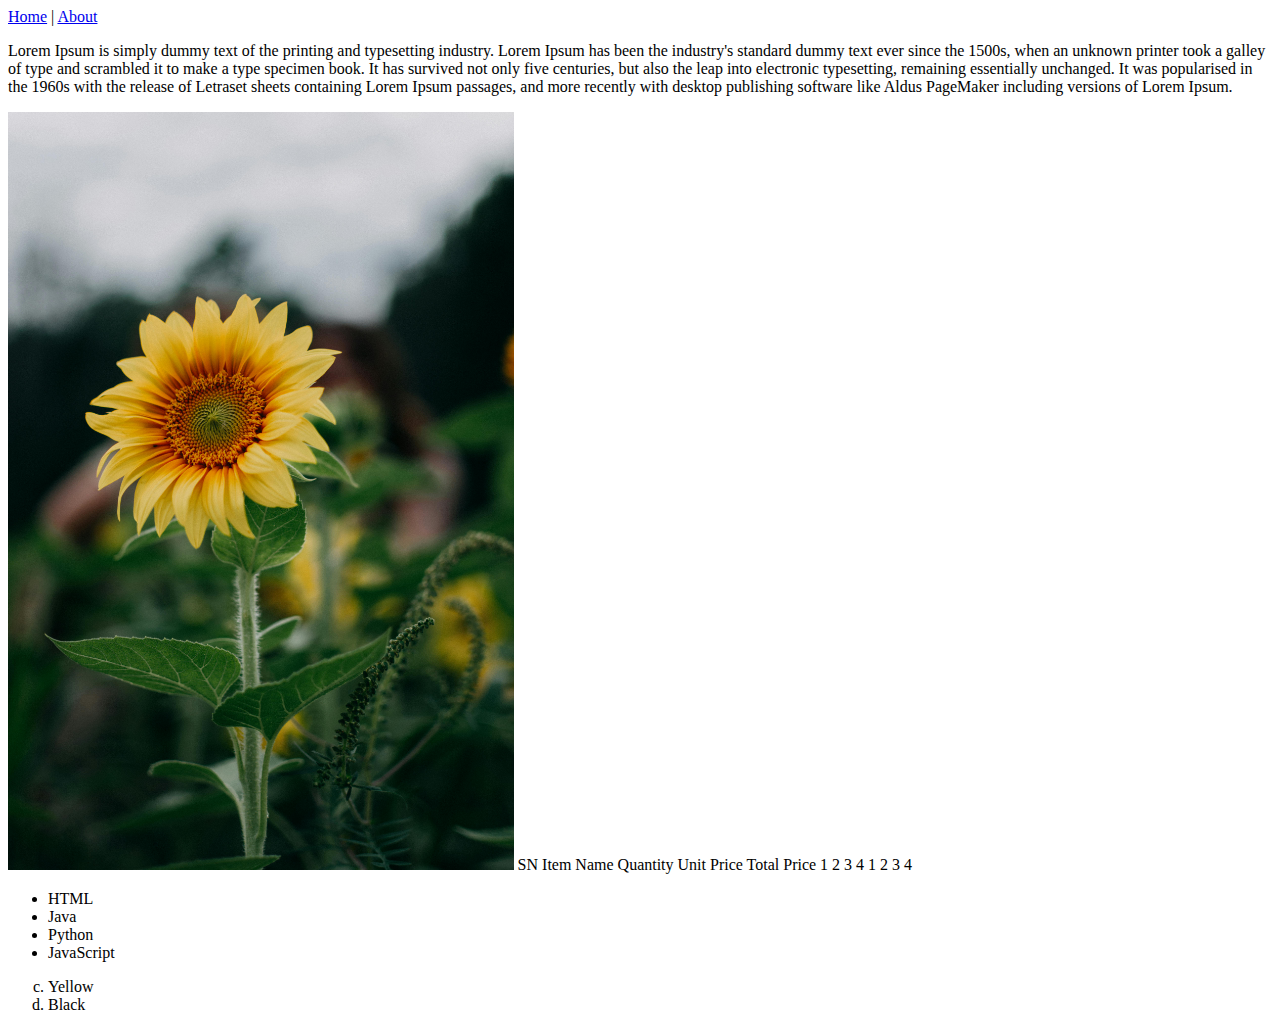
<file: index.html>
<!DOCTYPE html>
<html lang="en">
<head>
    <meta charset="UTF-8">
    <meta name="viewport" content="width=device-width, initial-scale=1.0">
    <title>Document</title>
</head>
<body>
    <a href="about.html">Home</a> | <a href="index.html">About</a>
    <!--Start-->
  
   <p>Lorem Ipsum is simply dummy text of the printing and typesetting industry. Lorem Ipsum has been the industry's standard dummy text ever since the 1500s, when an unknown printer took a galley of type and scrambled it to make a type specimen book. It has survived not only five centuries, but also the leap into electronic typesetting, remaining essentially unchanged. It was popularised in the 1960s with the release of Letraset sheets containing Lorem Ipsum passages, and more recently with desktop publishing software like Aldus PageMaker including versions of Lorem Ipsum.</p>
<img src="images/flower.jpg"
width="40%"/>

    <tr>
        <th>SN</th>
        <th>Item Name</th>
        <th>Quantity</th>
        <th>Unit Price</th>
        <th>Total Price</th>
    </tr>
    <tr>
        <td>1</td>
        <td>2</td>
        <td>3</td>
        <td>4</td>
    </tr>
    <tr>
        <td>1</td>
        <td>2</td>
        <td>3</td>
        <td>4</td>
    </tr>
</table>
<ul>
    <li>HTML</li>
    <li>Java</li>
    <li>Python</li>
    <li>JavaScript</li>
</ul>

<ol type="a"  start="3">
    <li>Yellow</li>
    <li>Black</li>
</ol>

   <!--End-->
</body>
</html>
</file>
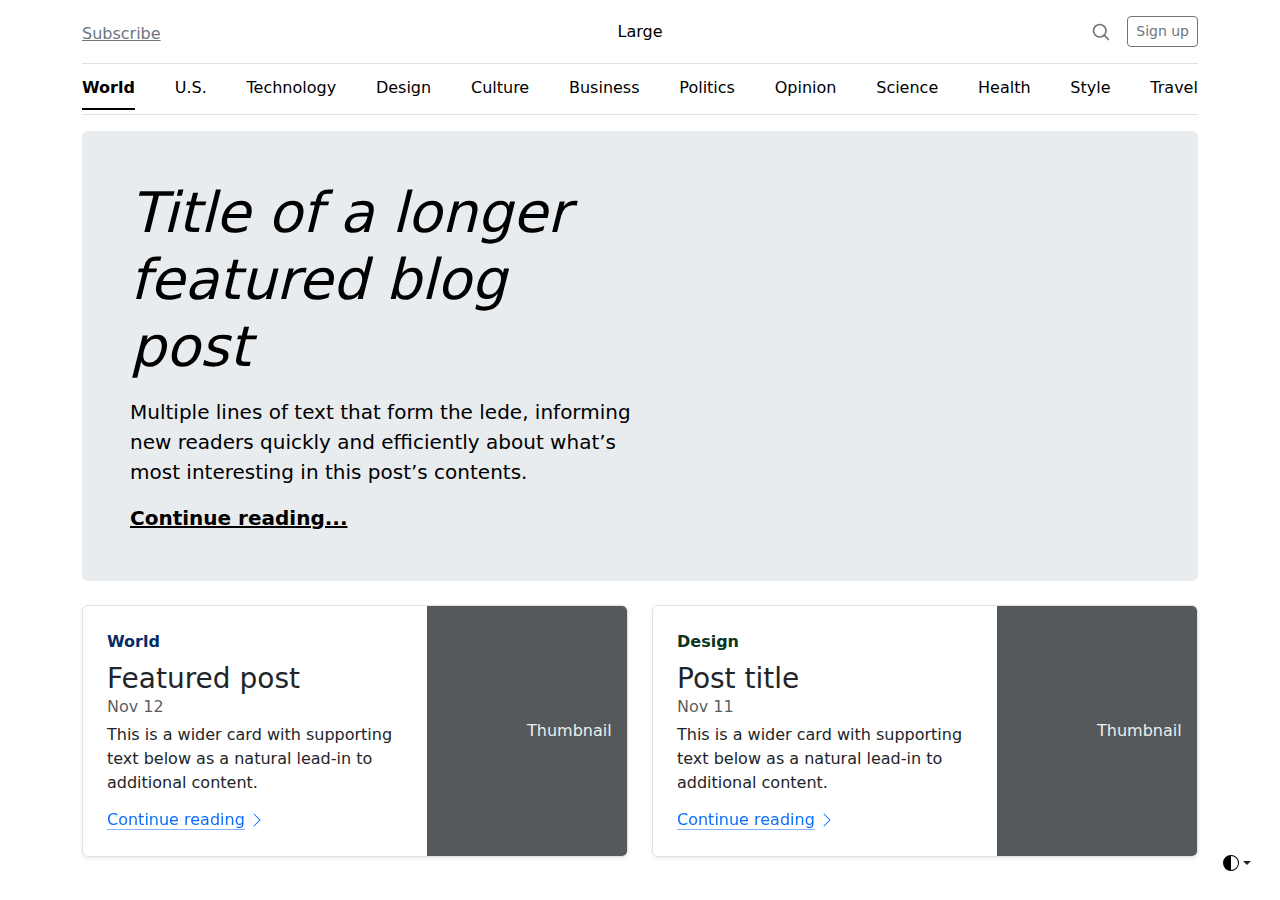
<file: bst/index.html>
<!doctype html>
<html lang="en">
  <head>
    <meta charset="utf-8">
    <meta name="viewport" content="width=device-width, initial-scale=1">
    <title>Bootstrap demo</title>
    <link href="https://cdn.jsdelivr.net/npm/bootstrap@5.3.3/dist/css/bootstrap.min.css" rel="stylesheet" integrity="sha384-QWTKZyjpPEjISv5WaRU9OFeRpok6YctnYmDr5pNlyT2bRjXh0JMhjY6hW+ALEwIH" crossorigin="anonymous">
  </head>
  <body>
    <svg xmlns="http://www.w3.org/2000/svg" class="d-none">
        <symbol id="check2" viewBox="0 0 16 16">
          <path d="M13.854 3.646a.5.5 0 0 1 0 .708l-7 7a.5.5 0 0 1-.708 0l-3.5-3.5a.5.5 0 1 1 .708-.708L6.5 10.293l6.646-6.647a.5.5 0 0 1 .708 0z"/>
        </symbol>
        <symbol id="circle-half" viewBox="0 0 16 16">
          <path d="M8 15A7 7 0 1 0 8 1v14zm0 1A8 8 0 1 1 8 0a8 8 0 0 1 0 16z"/>
        </symbol>
        <symbol id="moon-stars-fill" viewBox="0 0 16 16">
          <path d="M6 .278a.768.768 0 0 1 .08.858 7.208 7.208 0 0 0-.878 3.46c0 4.021 3.278 7.277 7.318 7.277.527 0 1.04-.055 1.533-.16a.787.787 0 0 1 .81.316.733.733 0 0 1-.031.893A8.349 8.349 0 0 1 8.344 16C3.734 16 0 12.286 0 7.71 0 4.266 2.114 1.312 5.124.06A.752.752 0 0 1 6 .278z"/>
          <path d="M10.794 3.148a.217.217 0 0 1 .412 0l.387 1.162c.173.518.579.924 1.097 1.097l1.162.387a.217.217 0 0 1 0 .412l-1.162.387a1.734 1.734 0 0 0-1.097 1.097l-.387 1.162a.217.217 0 0 1-.412 0l-.387-1.162A1.734 1.734 0 0 0 9.31 6.593l-1.162-.387a.217.217 0 0 1 0-.412l1.162-.387a1.734 1.734 0 0 0 1.097-1.097l.387-1.162zM13.863.099a.145.145 0 0 1 .274 0l.258.774c.115.346.386.617.732.732l.774.258a.145.145 0 0 1 0 .274l-.774.258a1.156 1.156 0 0 0-.732.732l-.258.774a.145.145 0 0 1-.274 0l-.258-.774a1.156 1.156 0 0 0-.732-.732l-.774-.258a.145.145 0 0 1 0-.274l.774-.258c.346-.115.617-.386.732-.732L13.863.1z"/>
        </symbol>
        <symbol id="sun-fill" viewBox="0 0 16 16">
          <path d="M8 12a4 4 0 1 0 0-8 4 4 0 0 0 0 8zM8 0a.5.5 0 0 1 .5.5v2a.5.5 0 0 1-1 0v-2A.5.5 0 0 1 8 0zm0 13a.5.5 0 0 1 .5.5v2a.5.5 0 0 1-1 0v-2A.5.5 0 0 1 8 13zm8-5a.5.5 0 0 1-.5.5h-2a.5.5 0 0 1 0-1h2a.5.5 0 0 1 .5.5zM3 8a.5.5 0 0 1-.5.5h-2a.5.5 0 0 1 0-1h2A.5.5 0 0 1 3 8zm10.657-5.657a.5.5 0 0 1 0 .707l-1.414 1.415a.5.5 0 1 1-.707-.708l1.414-1.414a.5.5 0 0 1 .707 0zm-9.193 9.193a.5.5 0 0 1 0 .707L3.05 13.657a.5.5 0 0 1-.707-.707l1.414-1.414a.5.5 0 0 1 .707 0zm9.193 2.121a.5.5 0 0 1-.707 0l-1.414-1.414a.5.5 0 0 1 .707-.707l1.414 1.414a.5.5 0 0 1 0 .707zM4.464 4.465a.5.5 0 0 1-.707 0L2.343 3.05a.5.5 0 1 1 .707-.707l1.414 1.414a.5.5 0 0 1 0 .708z"/>
        </symbol>
      </svg>
  
      <div class="dropdown position-fixed bottom-0 end-0 mb-3 me-3 bd-mode-toggle">
        <button class="btn btn-bd-primary py-2 dropdown-toggle d-flex align-items-center"
                id="bd-theme"
                type="button"
                aria-expanded="false"
                data-bs-toggle="dropdown"
                aria-label="Toggle theme (auto)">
          <svg class="bi my-1 theme-icon-active" width="1em" height="1em"><use href="#circle-half"></use></svg>
          <span class="visually-hidden" id="bd-theme-text">Toggle theme</span>
        </button>
        <ul class="dropdown-menu dropdown-menu-end shadow" aria-labelledby="bd-theme-text">
          <li>
            <button type="button" class="dropdown-item d-flex align-items-center" data-bs-theme-value="light" aria-pressed="false">
              <svg class="bi me-2 opacity-50" width="1em" height="1em"><use href="#sun-fill"></use></svg>
              Light
              <svg class="bi ms-auto d-none" width="1em" height="1em"><use href="#check2"></use></svg>
            </button>
          </li>
          <li>
            <button type="button" class="dropdown-item d-flex align-items-center" data-bs-theme-value="dark" aria-pressed="false">
              <svg class="bi me-2 opacity-50" width="1em" height="1em"><use href="#moon-stars-fill"></use></svg>
              Dark
              <svg class="bi ms-auto d-none" width="1em" height="1em"><use href="#check2"></use></svg>
            </button>
          </li>
          <li>
            <button type="button" class="dropdown-item d-flex align-items-center active" data-bs-theme-value="auto" aria-pressed="true">
              <svg class="bi me-2 opacity-50" width="1em" height="1em"><use href="#circle-half"></use></svg>
              Auto
              <svg class="bi ms-auto d-none" width="1em" height="1em"><use href="#check2"></use></svg>
            </button>
          </li>
        </ul>
      </div>
  
      
  <svg xmlns="http://www.w3.org/2000/svg" class="d-none">
    <symbol id="aperture" fill="none" stroke="currentColor" stroke-linecap="round" stroke-linejoin="round" stroke-width="2" viewBox="0 0 24 24">
      <circle cx="12" cy="12" r="10"/>
      <path d="M14.31 8l5.74 9.94M9.69 8h11.48M7.38 12l5.74-9.94M9.69 16L3.95 6.06M14.31 16H2.83m13.79-4l-5.74 9.94"/>
    </symbol>
    <symbol id="cart" viewBox="0 0 16 16">
      <path d="M0 1.5A.5.5 0 0 1 .5 1H2a.5.5 0 0 1 .485.379L2.89 3H14.5a.5.5 0 0 1 .49.598l-1 5a.5.5 0 0 1-.465.401l-9.397.472L4.415 11H13a.5.5 0 0 1 0 1H4a.5.5 0 0 1-.491-.408L2.01 3.607 1.61 2H.5a.5.5 0 0 1-.5-.5zM3.102 4l.84 4.479 9.144-.459L13.89 4H3.102zM5 12a2 2 0 1 0 0 4 2 2 0 0 0 0-4zm7 0a2 2 0 1 0 0 4 2 2 0 0 0 0-4zm-7 1a1 1 0 1 1 0 2 1 1 0 0 1 0-2zm7 0a1 1 0 1 1 0 2 1 1 0 0 1 0-2z"/>
    </symbol>
    <symbol id="chevron-right" viewBox="0 0 16 16">
      <path fill-rule="evenodd" d="M4.646 1.646a.5.5 0 0 1 .708 0l6 6a.5.5 0 0 1 0 .708l-6 6a.5.5 0 0 1-.708-.708L10.293 8 4.646 2.354a.5.5 0 0 1 0-.708z"/>
    </symbol>
  </svg>
  
  <div class="container">
    <header class="border-bottom lh-1 py-3">
      <div class="row flex-nowrap justify-content-between align-items-center">
        <div class="col-4 pt-1">
          <a class="link-secondary" href="#">Subscribe</a>
        </div>
        <div class="col-4 text-center">
          <a class="blog-header-logo text-body-emphasis text-decoration-none" href="#">Large</a>
        </div>
        <div class="col-4 d-flex justify-content-end align-items-center">
          <a class="link-secondary" href="#" aria-label="Search">
            <svg xmlns="http://www.w3.org/2000/svg" width="20" height="20" fill="none" stroke="currentColor" stroke-linecap="round" stroke-linejoin="round" stroke-width="2" class="mx-3" role="img" viewBox="0 0 24 24"><title>Search</title><circle cx="10.5" cy="10.5" r="7.5"/><path d="M21 21l-5.2-5.2"/></svg>
          </a>
          <a class="btn btn-sm btn-outline-secondary" href="#">Sign up</a>
        </div>
      </div>
    </header>
  
    <div class="nav-scroller py-1 mb-3 border-bottom">
      <nav class="nav nav-underline justify-content-between">
        <a class="nav-item nav-link link-body-emphasis active" href="#">World</a>
        <a class="nav-item nav-link link-body-emphasis" href="#">U.S.</a>
        <a class="nav-item nav-link link-body-emphasis" href="#">Technology</a>
        <a class="nav-item nav-link link-body-emphasis" href="#">Design</a>
        <a class="nav-item nav-link link-body-emphasis" href="#">Culture</a>
        <a class="nav-item nav-link link-body-emphasis" href="#">Business</a>
        <a class="nav-item nav-link link-body-emphasis" href="#">Politics</a>
        <a class="nav-item nav-link link-body-emphasis" href="#">Opinion</a>
        <a class="nav-item nav-link link-body-emphasis" href="#">Science</a>
        <a class="nav-item nav-link link-body-emphasis" href="#">Health</a>
        <a class="nav-item nav-link link-body-emphasis" href="#">Style</a>
        <a class="nav-item nav-link link-body-emphasis" href="#">Travel</a>
      </nav>
    </div>
  </div>
  
  <main class="container">
    <div class="p-4 p-md-5 mb-4 rounded text-body-emphasis bg-body-secondary">
      <div class="col-lg-6 px-0">
        <h1 class="display-4 fst-italic">Title of a longer featured blog post</h1>
        <p class="lead my-3">Multiple lines of text that form the lede, informing new readers quickly and efficiently about what’s most interesting in this post’s contents.</p>
        <p class="lead mb-0"><a href="#" class="text-body-emphasis fw-bold">Continue reading...</a></p>
      </div>
    </div>
  
    <div class="row mb-2">
      <div class="col-md-6">
        <div class="row g-0 border rounded overflow-hidden flex-md-row mb-4 shadow-sm h-md-250 position-relative">
          <div class="col p-4 d-flex flex-column position-static">
            <strong class="d-inline-block mb-2 text-primary-emphasis">World</strong>
            <h3 class="mb-0">Featured post</h3>
            <div class="mb-1 text-body-secondary">Nov 12</div>
            <p class="card-text mb-auto">This is a wider card with supporting text below as a natural lead-in to additional content.</p>
            <a href="#" class="icon-link gap-1 icon-link-hover stretched-link">
              Continue reading
              <svg class="bi"><use xlink:href="#chevron-right"/></svg>
            </a>
          </div>
          <div class="col-auto d-none d-lg-block">
            <svg class="bd-placeholder-img" width="200" height="250" xmlns="http://www.w3.org/2000/svg" role="img" aria-label="Placeholder: Thumbnail" preserveAspectRatio="xMidYMid slice" focusable="false"><title>Placeholder</title><rect width="100%" height="100%" fill="#55595c"/><text x="50%" y="50%" fill="#eceeef" dy=".3em">Thumbnail</text></svg>
          </div>
        </div>
      </div>
      <div class="col-md-6">
        <div class="row g-0 border rounded overflow-hidden flex-md-row mb-4 shadow-sm h-md-250 position-relative">
          <div class="col p-4 d-flex flex-column position-static">
            <strong class="d-inline-block mb-2 text-success-emphasis">Design</strong>
            <h3 class="mb-0">Post title</h3>
            <div class="mb-1 text-body-secondary">Nov 11</div>
            <p class="mb-auto">This is a wider card with supporting text below as a natural lead-in to additional content.</p>
            <a href="#" class="icon-link gap-1 icon-link-hover stretched-link">
              Continue reading
              <svg class="bi"><use xlink:href="#chevron-right"/></svg>
            </a>
          </div>
          <div class="col-auto d-none d-lg-block">
            <svg class="bd-placeholder-img" width="200" height="250" xmlns="http://www.w3.org/2000/svg" role="img" aria-label="Placeholder: Thumbnail" preserveAspectRatio="xMidYMid slice" focusable="false"><title>Placeholder</title><rect width="100%" height="100%" fill="#55595c"/><text x="50%" y="50%" fill="#eceeef" dy=".3em">Thumbnail</text></svg>
          </div>
        </div>
      </div>
    </div>
    </main>
    <script src="https://cdn.jsdelivr.net/npm/bootstrap@5.3.3/dist/js/bootstrap.bundle.min.js" integrity="sha384-YvpcrYf0tY3lHB60NNkmXc5s9fDVZLESaAA55NDzOxhy9GkcIdslK1eN7N6jIeHz" crossorigin="anonymous"></script>
  </body>
</html>
</file>
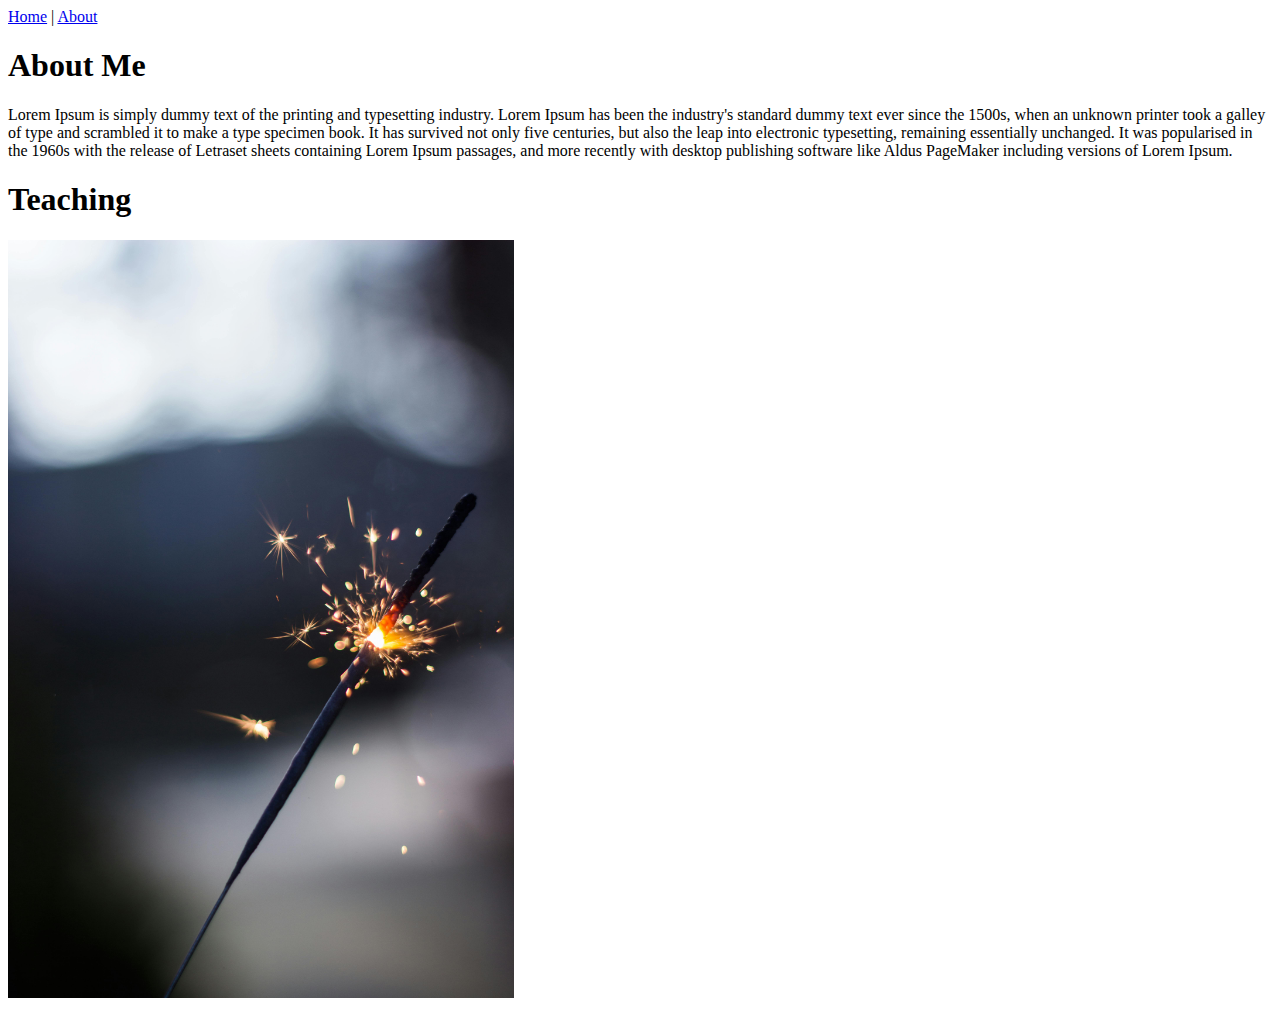
<file: about.html>
<!DOCTYPE html>
<html lang="en">
<head>
    <meta charset="UTF-8">
    <meta name="viewport" content="width=device-width, initial-scale=1.0">
    <title>About-Me</title>
</head>
<body>

    <a href="index.html">Home</a> | <a href="about.html">About</a>
    <h1>About Me </h1>
    <p>Lorem Ipsum is simply dummy text of the printing and typesetting industry. Lorem Ipsum has been the industry's standard dummy text ever since the 1500s, when an unknown printer took a galley of type and scrambled it to make a type specimen book. It has survived not only five centuries, but also the leap into electronic typesetting, remaining essentially unchanged. It was popularised in the 1960s with the release of Letraset sheets containing Lorem Ipsum passages, and more recently with desktop publishing software like Aldus PageMaker including versions of Lorem Ipsum.</p>

    <h1>Teaching</h1>
    <img src="images/sparks.jpg"
    width="40%"/>
</body>
</html>
</file>
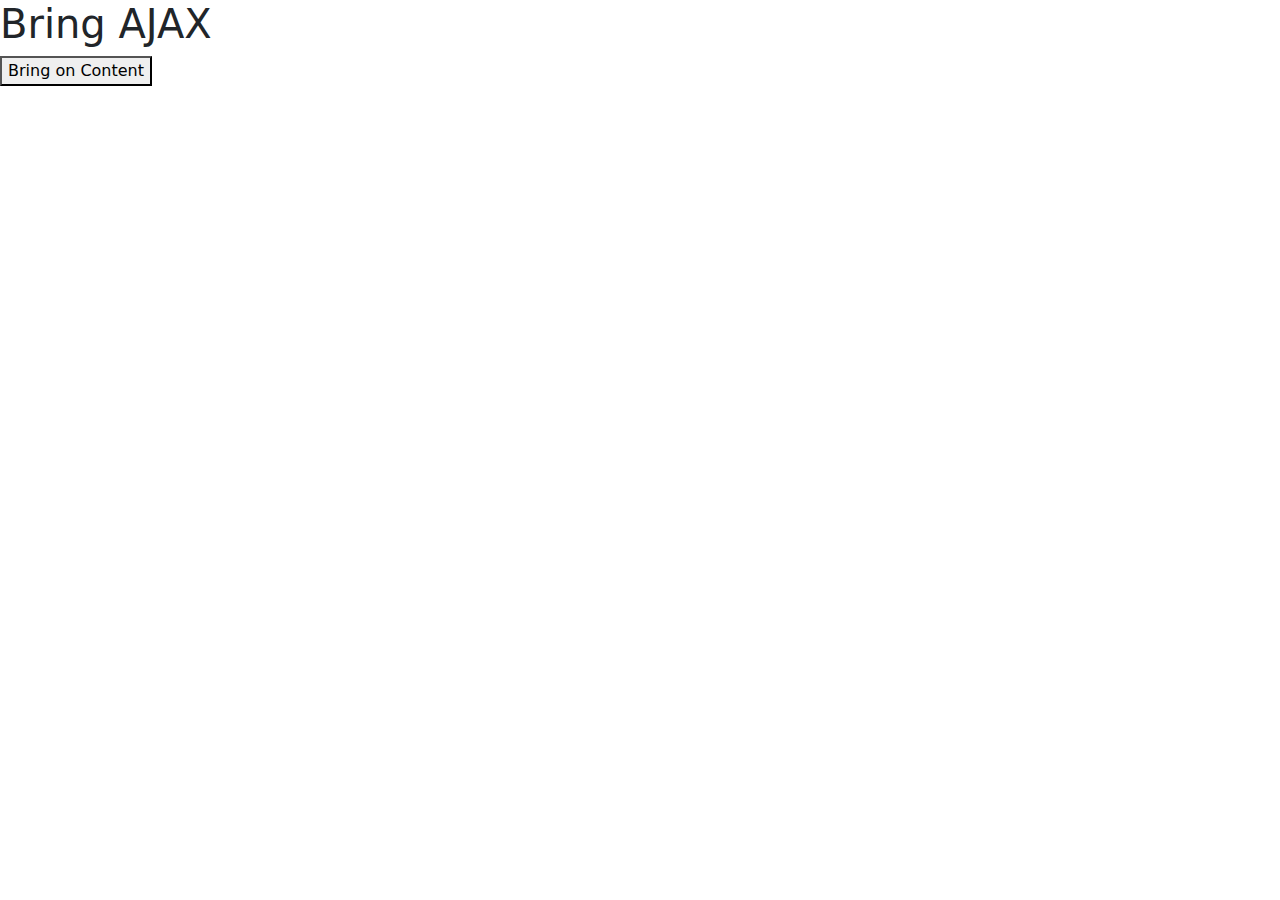
<file: ajax.html>
<!DOCTYPE html>
<html lang="en">
<head>
    <meta charset="UTF-8">
    <meta name="viewport" content="width=device-width, initial-scale=1.0">
    <title>Document</title>
    <link rel="stylesheet" href="https://cdn.jsdelivr.net/npm/bootstrap@5.3.3/dist/css/bootstrap.min.css
    ">
</head>
<body>
<div class="grid-container centered"></div>
<div class="grid-100">
    <div class="contained">
        <div class="grid-100">
            <div class="heading">
                <h1>Bring AJAX</h1>
                <button type="button"  class="button" onclick="sendAJAX()">
                    Bring on Content</button>
                    <ul id="ajax">
                        
                    </ul>
            </div>
        </div>
    </div>
</div>
<script>
    var xhr = new  XMLHttprequest();
    xhr.open('GET', headerContent.html);
    xhr.onreadystatechange = function() {
        if(xhr.readyState === 4){
            document.getElementById('ajax').innerHTML = xhr.responseText;
        }
    };
    function sendAJAX(){
        xhr.send();
        document.getElementById('load').styledisplay
    }
</script>

<script src="https://cdn.jsdelivr.net/npm/bootstrap@5.3.3/dist/js/bootstrap.bundle.min.js"></script>
</body>
</html>
</file>
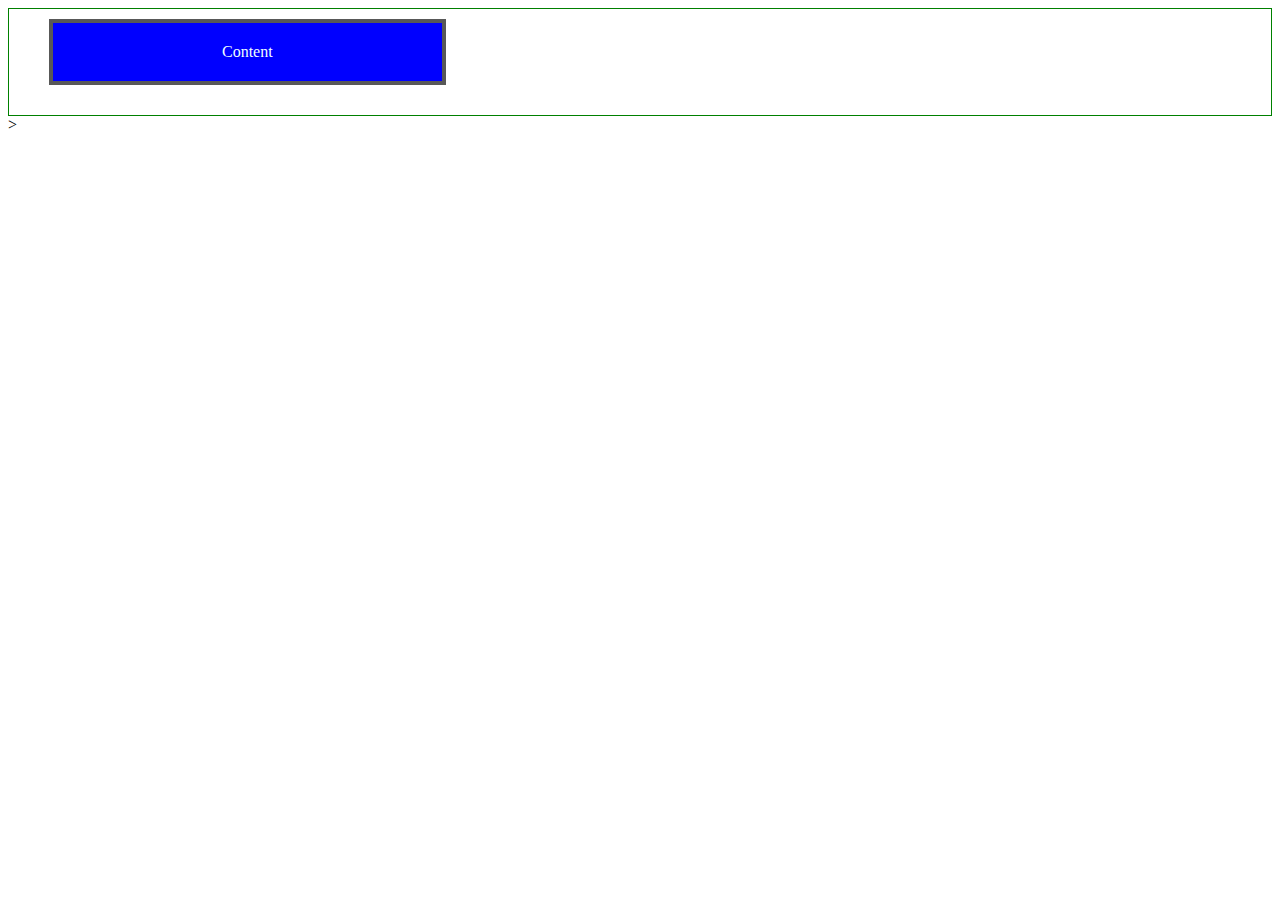
<file: box.html>
<!DOCTYPE html>

<html>
    <head>
        <meta charset="utf-8">
        <meta http-equiv="X-UA-Compatible" content="IE=edge">
        <title>Box</title>
        <meta name="description" content="">
        <meta name="viewport" content="width=device-width, initial-scale=1">
        <link rel="stylesheet" href="">
        <style>
            .main_box{
border: 1px solid rgb(0, 128, 0);
            }
            .content_box{
                margin: 10px 20px 30px 40px;
                background-color: blue;
                text-align: center;
                width: 30%;
                color: azure;
               /* padding-top: 15px;
                padding-right: 15px;
                padding-bottom: 15px;
                padding-left: 15px;*/
                padding: 20px 5px;
                border: 4px solid  #585858;
            }
        </style>
    </head>
    <body>
       <div class="main_box">
        <div class="content_box">
            <span>Content</span>
        </div>
       </div>
    </body>
</html>>
</file>
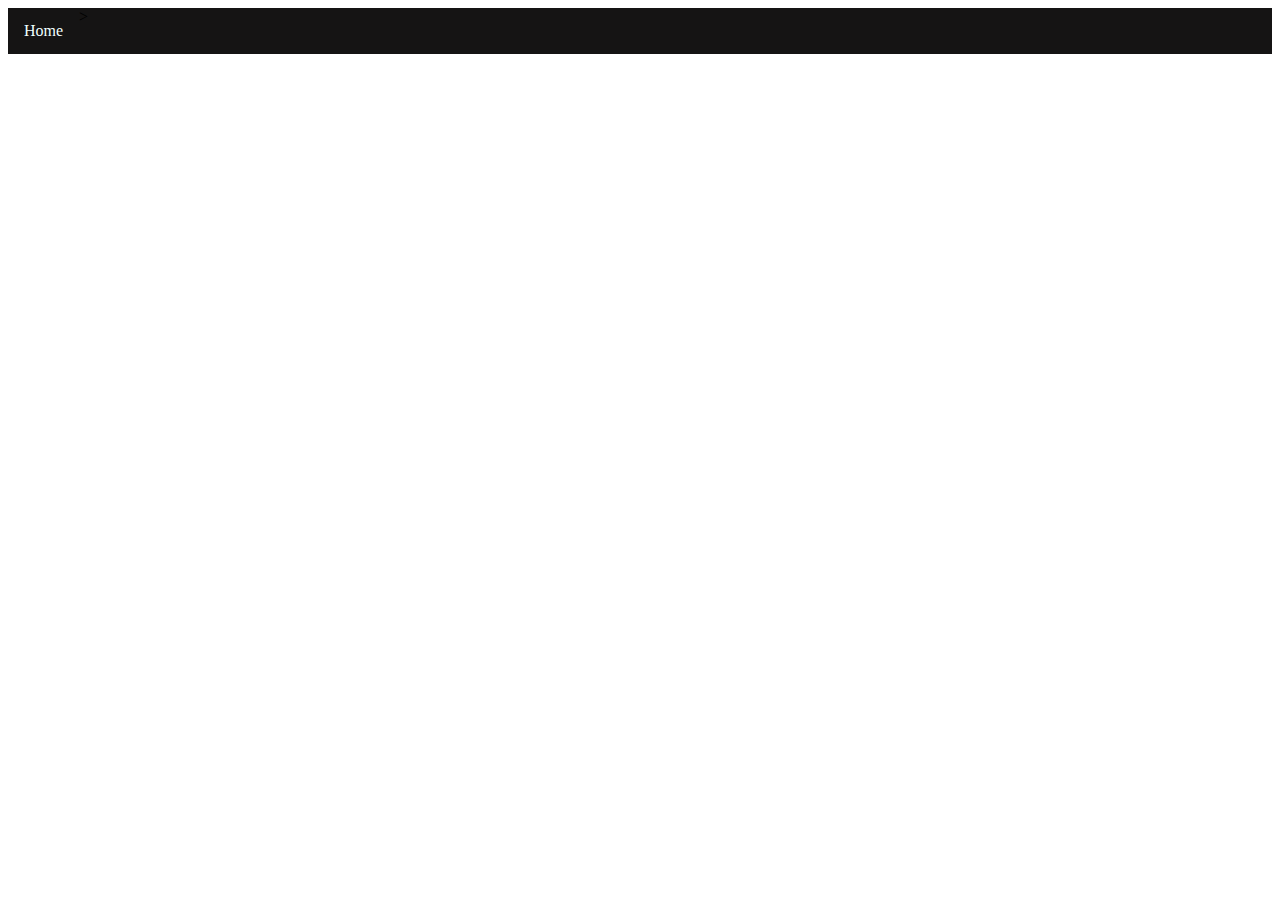
<file: hover.html>
<!DOCTYPE html>
<html>
    <head>
        <meta charset="utf-8">
        <meta http-equiv="X-UA-Compatible" content="IE=edge">
        <title></title>
        <meta name="description" content="">
        <meta name="viewport" content="width=device-width, initial-scale=1">
        <link rel="stylesheet" href="">
        <style>
            .topnav{
                background-color: rgb(21, 20, 20);
                overflow: hidden;
            }
            .topnav a{
                color: azure;
                float: left;
                display: block;
                text-decoration: none;
                text-align: left;
                padding: 14px 16px;
            }
            .topnav a:hover{
                color: black;
                background-color: azure;
                text-decoration: none;

            }
        </style>
    </head>
    <body>
       <div class="topnav">
        <a href="hover.html">Home</a> 

    </body>
</html>>
</file>
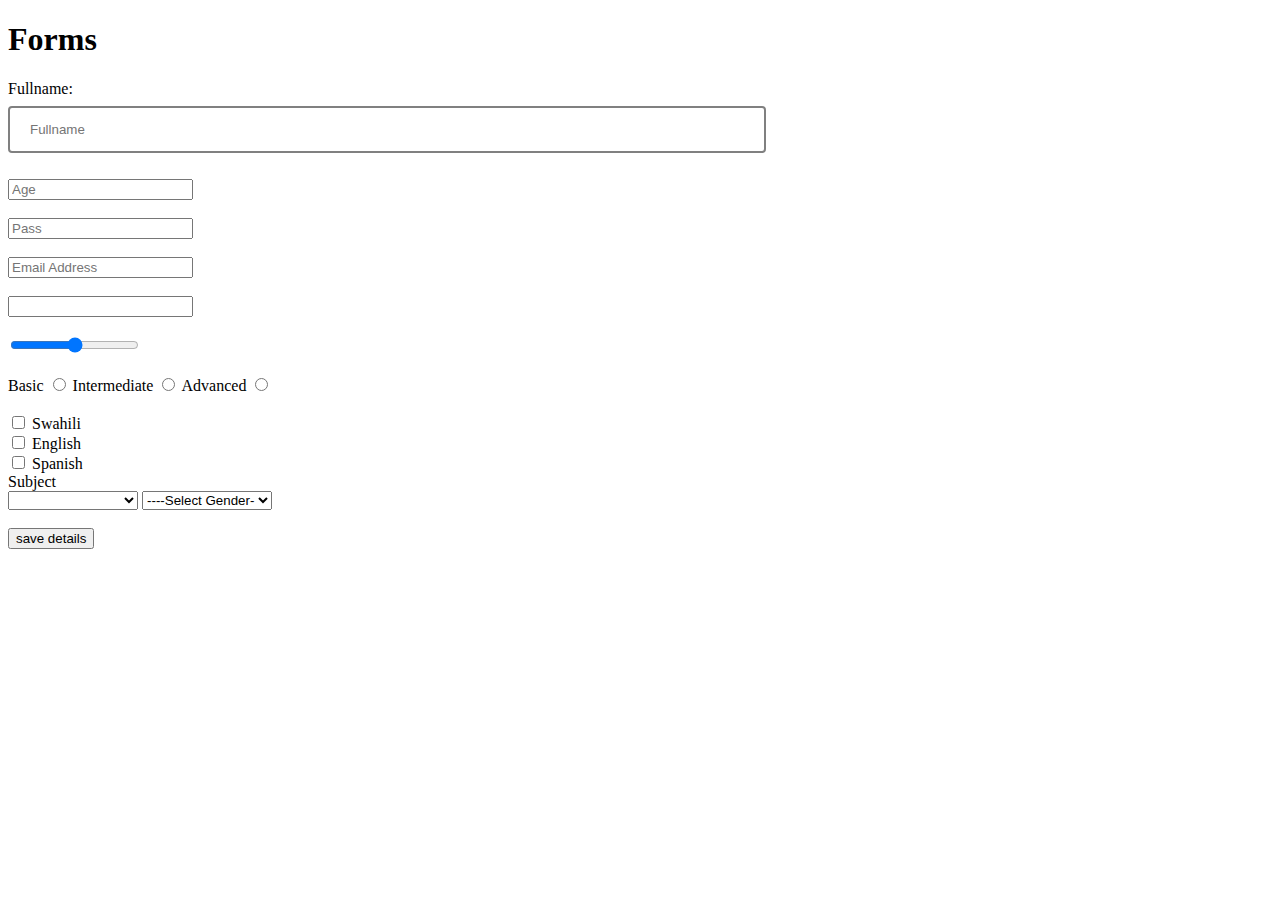
<file: i.html>
<!DOCTYPE html>
<html lang="en">
<head>
    <meta charset="UTF-8">
    <meta name="viewport" content="width=device-width, initial-scale=1.0">
    <title>Document</title>
    <style>
        input[type=text] {
            width: 60%;
            padding: 14px 20px;
            font: size 1.6em;
            border-radius: 4px;
            border:2px, solid grey;
            margin: 8px 0;
            box-sizing: border-box;
        }
    </style>
</head>
<body>
    <h1>Forms</h1>
    <form actions="">
        <label for="Fn">Fullname:</label><br>
        <input type="text"  placeholder="Fullname"><br><br>
        <input type="number"placeholder="Age"><br><br>
        <input type="password" placeholder="Pass"><br><br>
        <input type="email" placeholder="Email Address"><br><br>
        <input type="colour" placeholder=""><br><br>
        <input type="range" placeholder=""><br><br>

        <label for="Basic">Basic</label>
        <input type="radio" id="Basic" name="level" placeholder="">

        <label for="Intermediate">Intermediate</label>
        <input type="radio" id="Intermediate" name="level" placeholder="">

        <label for="Advanced">Advanced</label>
        <input type="radio" id="Advanced" name="level" placeholder="">

<br><br>
<input type="checkbox" id="Swahili" value="Swahili" name="Swahili">
<label for="Swahili">Swahili</label><br>
<input type="checkbox" id="English" value="English" name="English">
<label for="English">English</label><br>
<input type="checkbox" id="Spanish" value="Spanish" name="Spanish">
<label for="Spanish">Spanish</label><br>

<label for="sb">Subject</label><br>
<select name="" id="sb">
    <option value=""---Select  Subject-</option>
    <option value="1">Email Support<option>
    <option value="2">e-learning support<option>
    <option value="3">AMS support<option>
    
</select>

    

<select name=""  id="">
    <option value="">----Select Gender-</option>
    <option value="1">Female</option>
    <option value="1">Male</option>
    <option value="1">Rather not say</option>
</select>   

<br><br>
<input type="submit" value="save details">

<br>
<br>
<br>
<br>
<br>
<br>

    </form>
</body>
</html>
</file>
